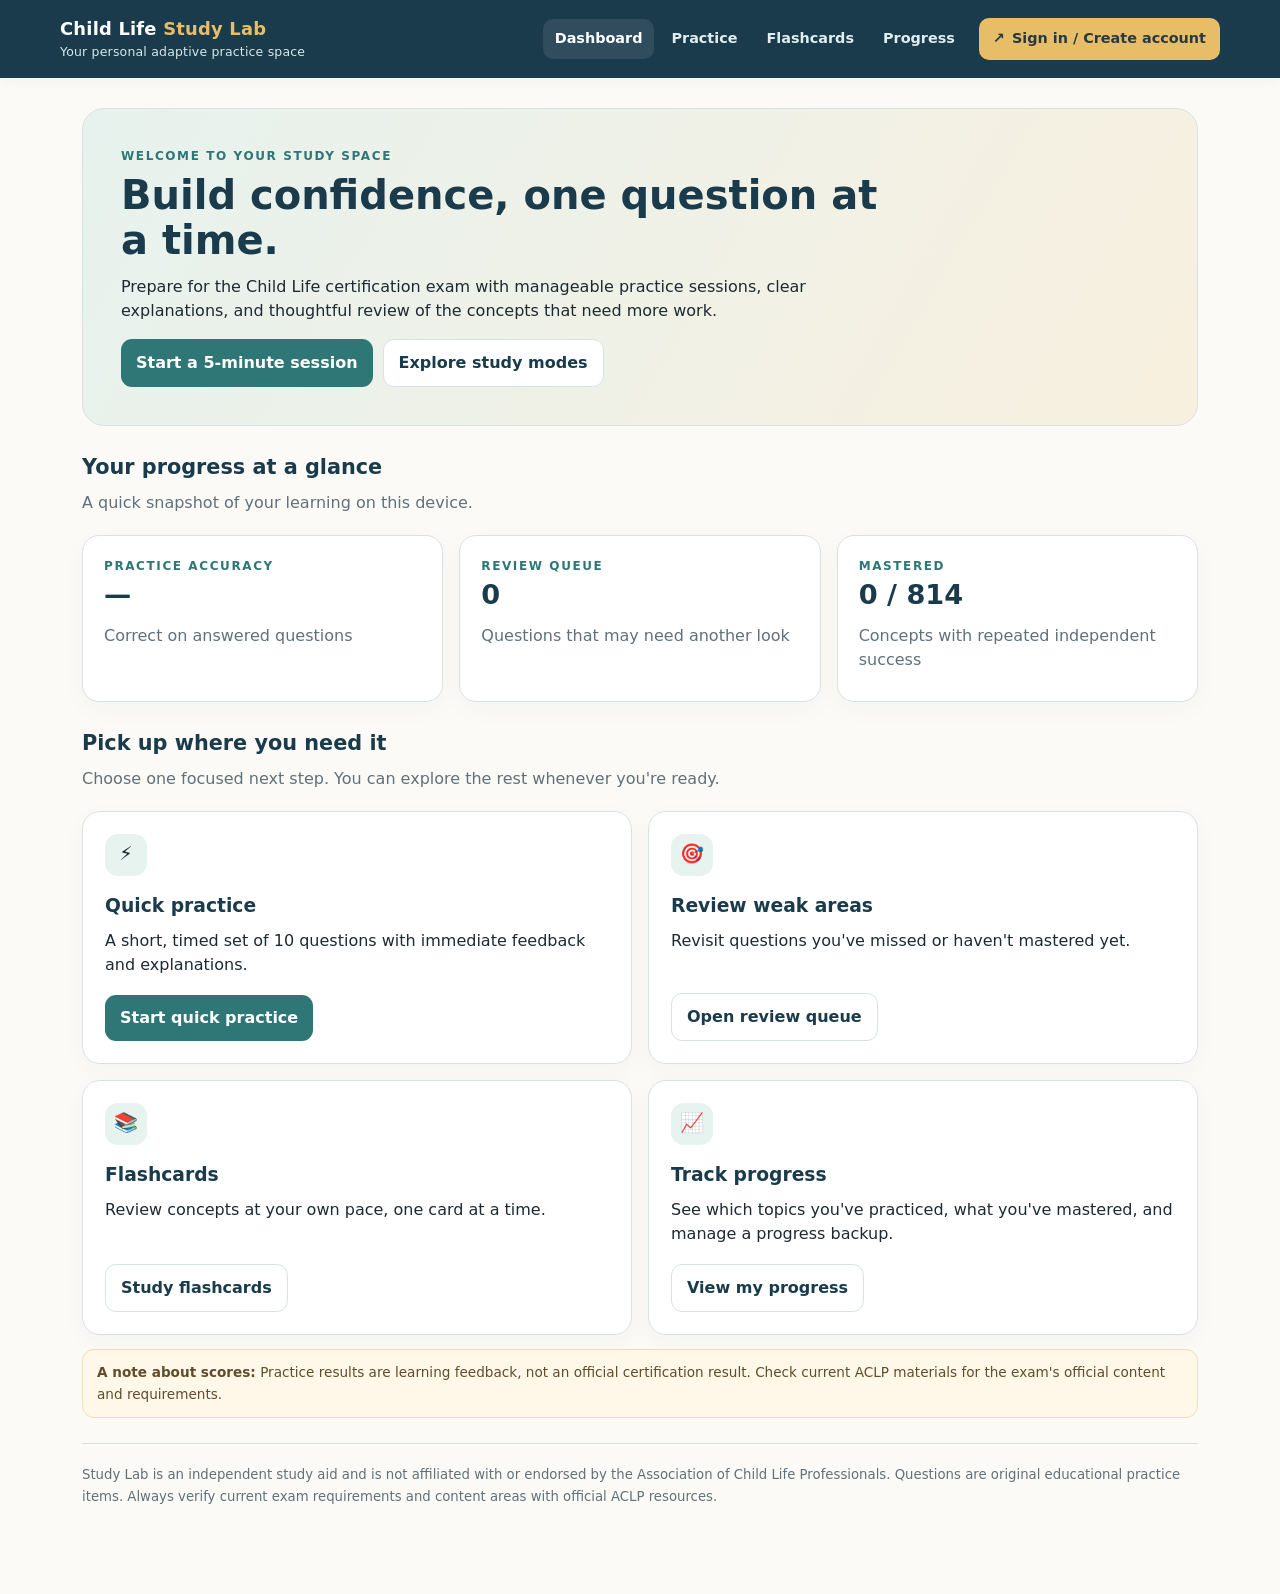
<file: index.html>
<!doctype html>
<html lang="en">
<head>
<meta charset="utf-8">
<meta name="viewport" content="width=device-width, initial-scale=1">
<meta name="theme-color" content="#193b4b">
<title>Child Life Study Lab</title>
<link rel="stylesheet" href="./styles.css">
</head>
<body>
<header class="site-header">
  <a class="brand-link" href="./index.html" aria-label="Child Life Study Lab home">
    <div class="brand">Child Life <span>Study Lab</span><small>Your personal adaptive practice space</small></div>
  </a>
  <nav class="site-nav" aria-label="Main navigation">
    <a class="nav-link active" href="./index.html" data-view="home">Dashboard</a>
    <a class="nav-link" href="#practice" data-view="practiceView" onclick="show('practiceView');return false;">Practice</a>
    <a class="nav-link" href="#flashcards" data-view="flashView" onclick="openFlashcards();return false;">Flashcards</a>
    <a class="nav-link" href="#progress" data-view="progressView" onclick="show('progressView');return false;">Progress</a>
    <a class="account-link" href="./account.html"><span aria-hidden="true">↗</span> Sign in / Create account</a>
  </nav>
</header>
<main>
<section id="home">
  <div class="hero">
    <div class="eyebrow">Welcome to your study space</div>
    <h1>Build confidence, one question at a time.</h1>
    <p>Prepare for the Child Life certification exam with manageable practice sessions, clear explanations, and thoughtful review of the concepts that need more work.</p>
    <div class="actions">
      <button onclick="startQuiz('quick')">Start a 5-minute session</button>
      <button class="secondary" onclick="show('practiceView')">Explore study modes</button>
    </div>
  </div>
  <div class="section-heading"><div><h2>Your progress at a glance</h2><p class="muted">A quick snapshot of your learning on this device.</p></div></div>
  <div class="grid metric-grid">
    <div class="card"><div class="eyebrow">Practice accuracy</div><div class="metric" id="overallMetric">—</div><p>Correct on answered questions</p></div>
    <div class="card"><div class="eyebrow">Review queue</div><div class="metric" id="dueMetric">—</div><p>Questions that may need another look</p></div>
    <div class="card"><div class="eyebrow">Mastered</div><div class="metric" id="masteredMetric">—</div><p>Concepts with repeated independent success</p></div>
  </div>
  <div class="section-heading"><div><h2>Pick up where you need it</h2><p class="muted">Choose one focused next step. You can explore the rest whenever you're ready.</p></div></div>
  <div class="study-grid">
    <article class="study-card"><div class="study-icon" aria-hidden="true">⚡</div><h3>Quick practice</h3><p>A short, timed set of 10 questions with immediate feedback and explanations.</p><button onclick="startQuiz('quick')">Start quick practice</button></article>
    <article class="study-card"><div class="study-icon" aria-hidden="true">🎯</div><h3>Review weak areas</h3><p>Revisit questions you've missed or haven't mastered yet.</p><button class="secondary" onclick="startQuiz('review')">Open review queue</button></article>
    <article class="study-card"><div class="study-icon" aria-hidden="true">📚</div><h3>Flashcards</h3><p>Review concepts at your own pace, one card at a time.</p><button class="secondary" onclick="openFlashcards()">Study flashcards</button></article>
    <article class="study-card"><div class="study-icon" aria-hidden="true">📈</div><h3>Track progress</h3><p>See which topics you've practiced, what you've mastered, and manage a progress backup.</p><button class="secondary" onclick="show('progressView')">View my progress</button></article>
  </div>
  <div class="note"><strong>A note about scores:</strong> Practice results are learning feedback, not an official certification result. Check current ACLP materials for the exam's official content and requirements.</div>
</section>

<section id="practiceView" class="hidden">
  <div class="page-intro">
    <div class="eyebrow">Choose your pace</div>
    <h1>Practice your way</h1>
    <p>Start small, work through a longer exam-style session, focus on a topic, or return to missed questions. Every mode uses the same study bank.</p>
  </div>
  <div class="study-grid">
    <article class="study-card"><div class="study-icon" aria-hidden="true">⚡</div><h2>5-minute practice</h2><p>10 questions in a short, timed session. Answers and explanations appear as you go.</p><button onclick="startQuiz('quick')">Start quick practice</button></article>
    <article class="study-card"><div class="study-icon" aria-hidden="true">📝</div><h2>Full exam simulation</h2><p>Up to 150 questions in a four-hour practice session, with review after you finish.</p><button class="secondary" onclick="startQuiz('exam')">Start simulation</button></article>
    <article class="study-card"><div class="study-icon" aria-hidden="true">🎯</div><h2>Review weak areas</h2><p>Prioritizes questions and concepts where you have had difficulty.</p><button class="secondary" onclick="startQuiz('review')">Study missed questions</button></article>
    <article class="study-card"><div class="study-icon" aria-hidden="true">🧭</div><h2>Practice by topic</h2><p>Choose an area to focus your next set of questions.</p><div class="topic-practice-control"><select id="topicSelect" aria-label="Choose a topic"></select><button class="secondary" onclick="startQuiz('topic')">Practice topic</button></div></article>
  </div>
</section>

<section id="progressView" class="hidden">
  <div class="page-intro">
    <div class="eyebrow">See how you're growing</div>
    <h1>Your progress</h1>
    <p>Use this view to spot topics that need another round of practice and to back up the progress saved in this browser.</p>
  </div>
  <div class="panel"><h2>Progress by topic</h2><p class="muted">Topic mastery reflects your performance in this study app, not an official exam score.</p><div id="topicProgress"></div></div>
  <div class="panel"><h2>Progress data &amp; settings</h2><p class="muted">Your progress is currently stored in this browser on this device. Export a backup before clearing browser data or switching devices.</p><div class="actions"><button class="secondary" onclick="exportData()">Export progress backup</button><label class="secondary" style="border:1px solid var(--line);border-radius:11px;padding:11px 15px;cursor:pointer;font-weight:700">Import backup<input type="file" accept=".json,application/json" onchange="importData(event)" hidden></label><button class="danger" onclick="resetProgress()">Reset progress</button></div><p id="dataMessage" class="muted" role="status"></p></div>
  <div class="note"><strong>Keep your data safe:</strong> progress is local to this browser until you export and import a backup. Account sign-in does not currently sync study progress across devices.</div>
</section>

<section id="quizView" class="hidden">
<div class="toolbar"><button class="secondary" onclick="goHome()">← Dashboard</button><span class="pill" id="modePill">Practice</span><span class="timer" id="timer">05:00</span><span class="muted" id="qCounter" style="margin-left:auto">Question 1 of 10</span></div>
<div class="progress"><div id="quizProgress"></div></div>
<div class="panel"><div class="question-meta"><span id="qTopic"></span><span id="qDifficulty"></span></div><div class="question-text" id="qText"></div><div class="choices" id="choices"></div><div id="feedback" class="hidden" aria-live="polite"></div><div class="actions"><button id="nextBtn" onclick="nextQuestion()" disabled>Next question →</button><button class="secondary" onclick="endQuiz()">End session</button></div></div>
</section>

<section id="resultsView" class="hidden">
<div class="hero"><div class="eyebrow">Session complete</div><h1 id="resultTitle">Your results</h1><p id="resultSummary"></p><div class="stats" id="resultStats"></div><div class="actions"><button onclick="startQuiz('review')">Practice missed questions</button><button class="secondary" onclick="startQuiz('quick')">Try another 5-minute quiz</button><button class="secondary" onclick="goHome()">Dashboard</button></div></div>
<div class="panel"><h2>Review your answers</h2><div id="answerReview"></div></div>
<div class="note">A result here reflects only this practice session and the questions in this starter bank. Use fresh questions, broad topic coverage, and official ACLP materials when judging exam readiness.</div>
</section>

<section id="flashView" class="hidden">
<div class="toolbar"><button class="secondary" onclick="goHome()">← Dashboard</button><span class="pill">Flashcards</span><span class="muted" id="flashCounter" style="margin-left:auto"></span></div>
<div class="flashcard" id="flashCard" onclick="flipCard()" role="button" tabindex="0" aria-label="Flip flashcard"><div class="eyebrow" id="flashTopic"></div><div class="big" id="flashText"></div><div class="hint" id="flashHint">Tap or click to reveal answer</div></div>
<div class="actions" style="justify-content:center"><button class="secondary" onclick="prevCard()">← Previous</button><button onclick="flipCard()">Flip card</button><button class="secondary" onclick="nextCard()">Next →</button></div>
</section>
<div class="footer">Study Lab is an independent study aid and is not affiliated with or endorsed by the Association of Child Life Professionals. Questions are original educational practice items. Always verify current exam requirements and content areas with official ACLP resources.</div>
</main>
<script src="./question-bank.js"></script>
<script src="./app.js"></script>
</body></html>
</file>
<file: styles.css>
:root{--navy:#193b4b;--teal:#2f7777;--mint:#e6f3ef;--cream:#fbfaf6;--ink:#1e2a31;--muted:#60717a;--line:#d9e2e2;--gold:#e8bd67;--rose:#f8e8e4;--white:#fff}
*{box-sizing:border-box}body{margin:0;background:var(--cream);color:var(--ink);font:16px/1.5 system-ui,-apple-system,BlinkMacSystemFont,"Segoe UI",sans-serif}
header{background:var(--navy);color:white;padding:22px max(20px,calc((100% - 1060px)/2));display:flex;justify-content:space-between;align-items:center;gap:16px;flex-wrap:wrap}
.brand{font-weight:800;font-size:1.2rem;letter-spacing:.2px}.brand span{color:var(--gold)}header small{display:block;color:#d9e7e9;font-weight:400}
main{max-width:1060px;margin:26px auto;padding:0 18px 50px}.hero{background:linear-gradient(120deg,#e7f2ee,#f8f0df);border:1px solid var(--line);border-radius:22px;padding:25px;margin-bottom:18px}
.eyebrow{text-transform:uppercase;letter-spacing:1.6px;font-size:.75rem;font-weight:800;color:var(--teal)}h1{font-size:clamp(1.7rem,4vw,2.5rem);line-height:1.12;margin:8px 0 12px;color:var(--navy)}h2{font-size:1.3rem;color:var(--navy);margin:0 0 12px}p{margin:8px 0}.muted{color:var(--muted)}.grid{display:grid;grid-template-columns:repeat(3,minmax(0,1fr));gap:14px}.card{background:white;border:1px solid var(--line);border-radius:17px;padding:19px;box-shadow:0 4px 14px #17374608}.card p{color:var(--muted)}.metric{font-size:1.7rem;font-weight:800;color:var(--navy)}.actions{display:flex;flex-wrap:wrap;gap:10px;margin-top:16px}
button,select{font:inherit}button{border:0;border-radius:11px;padding:11px 15px;background:var(--teal);color:white;font-weight:700;cursor:pointer;transition:transform .08s,opacity .15s}button:hover{opacity:.92}button:active{transform:scale(.99)}button.secondary{background:white;color:var(--navy);border:1px solid var(--line)}button.gold{background:#f0cc7c;color:#263943}button.danger{background:#9b4843}button:disabled{opacity:.45;cursor:not-allowed}
.toolbar{display:flex;gap:10px;align-items:center;flex-wrap:wrap;margin-bottom:14px}.toolbar select{border:1px solid var(--line);border-radius:10px;padding:10px;background:white;color:var(--ink)}
.panel{background:white;border:1px solid var(--line);border-radius:18px;padding:22px;margin-top:16px}.hidden{display:none!important}.pill{display:inline-block;border-radius:99px;background:var(--mint);color:var(--teal);font-size:.78rem;font-weight:800;padding:5px 10px;margin-right:5px}.question-meta{display:flex;justify-content:space-between;gap:10px;flex-wrap:wrap;color:var(--muted);font-size:.9rem}.question-text{font-size:1.22rem;font-weight:750;margin:18px 0}.choices{display:grid;gap:10px}.choice{background:#fff;color:var(--ink);border:1px solid var(--line);text-align:left;padding:13px 15px;font-weight:550}.choice:hover{background:#fff}.choice:focus-visible{outline:3px solid var(--teal);outline-offset:2px}.choice.correct{border-color:#38856d;background:#e5f5ec}.choice.incorrect{border-color:#bb5d54;background:#fbe9e5}.feedback{padding:14px;border-radius:12px;margin-top:15px}.feedback.good{background:#e6f5eb;border:1px solid #b8dec5}.feedback.bad{background:#fff0ec;border:1px solid #ebc4bc}.progress{height:9px;background:#e9eeee;border-radius:99px;overflow:hidden;margin:12px 0}.progress div{height:100%;background:var(--teal);width:0%;transition:width .2s}.stats{display:flex;gap:14px;flex-wrap:wrap}.stats span{background:#f3f7f6;padding:8px 11px;border-radius:10px;font-size:.9rem}.flashcard{min-height:220px;display:flex;flex-direction:column;justify-content:center;align-items:center;text-align:center;background:linear-gradient(145deg,#f0f7f5,#fff7e8);border:1px solid var(--line);border-radius:18px;padding:26px;cursor:pointer}.flashcard .big{font-size:1.3rem;font-weight:750;color:var(--navy);max-width:650px}.flashcard .hint{font-size:.85rem;color:var(--muted);margin-top:18px}.topicrow{display:flex;justify-content:space-between;gap:10px;align-items:center;padding:12px 0;border-bottom:1px solid var(--line)}.topicrow:last-child{border:0}.bar{height:7px;background:#e8eeee;border-radius:99px;overflow:hidden;margin-top:5px}.bar div{height:100%;background:var(--teal)}.note{font-size:.85rem;background:#fff7e8;border:1px solid #efdfb8;border-radius:12px;padding:12px 14px;color:#5f4d2b;margin-top:14px}.timer{font-weight:800;color:var(--navy);font-variant-numeric:tabular-nums}.footer{margin-top:25px;border-top:1px solid var(--line);padding-top:16px;font-size:.83rem;color:var(--muted)}
@media(max-width:760px){.grid{grid-template-columns:1fr}header{padding:18px}main{margin-top:16px}.hero{padding:20px}.panel{padding:17px}.question-text{font-size:1.1rem}}

.auth-panel{background:#fff;border:1px solid var(--line);border-radius:18px;padding:20px;margin-bottom:18px}
.auth-grid{display:grid;grid-template-columns:minmax(0,1fr) minmax(0,1fr);gap:12px;max-width:760px}
.auth-field label{display:block;font-weight:700;font-size:.9rem;margin-bottom:5px}
.auth-field input{width:100%;border:1px solid var(--line);border-radius:10px;padding:12px;font:inherit;color:var(--ink);background:#fff}
.auth-status{min-height:1.5em;margin-top:10px;color:var(--muted);font-size:.92rem}
.auth-status.error{color:#9b3434}.auth-status.success{color:#236b4b}
.auth-user{display:flex;gap:12px;align-items:center;flex-wrap:wrap}
@media(max-width:650px){.auth-grid{grid-template-columns:1fr}}


/* Site navigation and page layout */
.site-header{position:relative;display:flex;align-items:center;justify-content:space-between;gap:24px;padding:18px max(22px,calc((100% - 1160px)/2));box-shadow:0 2px 12px #1737460b}
.brand-link{color:inherit;text-decoration:none;display:block;flex-shrink:0}
.brand{font-size:1.12rem;line-height:1.25}
.brand small{font-size:.78rem;margin-top:4px}
.site-nav{display:flex;align-items:center;justify-content:flex-end;gap:5px;flex-wrap:wrap}
.nav-link,.account-link{display:inline-flex;align-items:center;gap:7px;text-decoration:none;color:#e1edef;font-size:.9rem;font-weight:650;border-radius:10px;padding:9px 12px;white-space:nowrap;transition:background .15s,color .15s}
.nav-link:hover,.nav-link.active{background:#ffffff18;color:white}
.account-link{background:var(--gold);color:#253b43;margin-left:7px;padding:10px 14px}
.account-link:hover{background:#f3d38d;color:#253b43}
main{max-width:1160px;margin:30px auto;padding:0 22px 56px}
.hero{padding:clamp(24px,4vw,38px);margin-bottom:20px}
.hero h1{max-width:760px}
.hero p{max-width:730px}
.grid{gap:16px}
.card,.panel{box-shadow:0 7px 24px #17374608}
.panel{margin-top:20px;padding:24px}
.section-heading{display:flex;align-items:end;justify-content:space-between;gap:12px;margin:26px 0 12px}
.section-heading h2{margin:0}
.metric-grid{margin-top:10px}
.metric-grid .card{padding:21px}
.study-grid{display:grid;grid-template-columns:repeat(2,minmax(0,1fr));gap:16px}
.study-card{background:white;border:1px solid var(--line);border-radius:18px;padding:22px;box-shadow:0 7px 24px #17374608;display:flex;flex-direction:column;align-items:flex-start;min-height:190px}
.study-card h2,.study-card h3{margin:0 0 9px;color:var(--navy)}
.study-card p{margin:0 0 18px;flex:1}
.study-card .actions{margin-top:auto}
.study-icon{display:grid;place-items:center;width:42px;height:42px;border-radius:13px;background:var(--mint);font-size:1.2rem;margin-bottom:16px}
.page-intro{margin-bottom:24px}
.page-intro h1{margin-bottom:8px}
.page-intro p{max-width:720px;color:var(--muted)}
.topic-practice-control{display:flex;flex-wrap:wrap;align-items:center;gap:10px;width:100%;margin-top:8px}
.topic-practice-control select{min-width:180px;flex:1}
.note{line-height:1.6}
.footer{padding-top:20px;line-height:1.65}
button:focus-visible,a:focus-visible,select:focus-visible,input:focus-visible,.flashcard:focus-visible{outline:3px solid #e8bd67;outline-offset:3px}
button.secondary:hover{background:#f5f9f8;border-color:#bdcecd}
.nav-link:focus-visible,.account-link:focus-visible{outline-color:var(--gold)}
/* Dedicated account page */
.auth-main{max-width:1000px;margin:42px auto 64px}
.auth-back{display:inline-flex;margin-bottom:18px;color:var(--teal);text-decoration:none;font-weight:700;font-size:.92rem}
.auth-layout{display:grid;grid-template-columns:minmax(0,1.2fr) minmax(260px,.8fr);gap:18px;align-items:stretch}
.auth-card,.auth-aside{background:#fff;border:1px solid var(--line);border-radius:22px;padding:clamp(23px,4vw,38px);box-shadow:0 10px 34px #1737460b}
.auth-card h1{margin-top:10px}
.auth-card>p,.auth-aside p{color:var(--muted)}
.auth-form{margin-top:22px}
.auth-field{margin:15px 0}
.auth-field input{min-height:48px}
.auth-field input:focus{outline:3px solid #d1e8e0;border-color:var(--teal)}
.auth-actions{display:grid;gap:10px;margin-top:18px}
.auth-actions button{width:100%;min-height:46px}
.auth-aside{background:linear-gradient(145deg,#e9f4ef,#fff8e9);display:flex;flex-direction:column;justify-content:center}
.auth-aside .study-icon{background:#fff}
.auth-aside h2{font-size:1.25rem}
.auth-aside ul{padding-left:20px;color:var(--muted);line-height:1.8}
.auth-status{min-height:1.5em;margin-top:15px;color:var(--muted);font-size:.92rem;line-height:1.5}
.auth-status.error{color:#9b3434}.auth-status.success{color:#236b4b}
.auth-user{display:flex;gap:12px;align-items:center;flex-wrap:wrap;margin:18px 0}
.auth-user strong{overflow-wrap:anywhere}
@media(max-width:850px){
 .site-header{align-items:flex-start;flex-direction:column;gap:14px;padding:17px 22px}
 .site-nav{justify-content:flex-start;width:100%}
 .account-link{margin-left:auto}
 .auth-layout{grid-template-columns:1fr}
}
@media(max-width:600px){
 main{margin-top:18px;padding:0 14px 38px}
 .site-nav{gap:3px}
 .nav-link,.account-link{font-size:.82rem;padding:8px 9px}
 .account-link{margin-left:0}
 .study-grid{grid-template-columns:1fr}
 .panel{padding:18px}
 .auth-main{margin:22px auto 40px;padding:0 14px}
 .auth-card,.auth-aside{padding:22px}
 .section-heading{align-items:flex-start;flex-direction:column}
}
</file>
